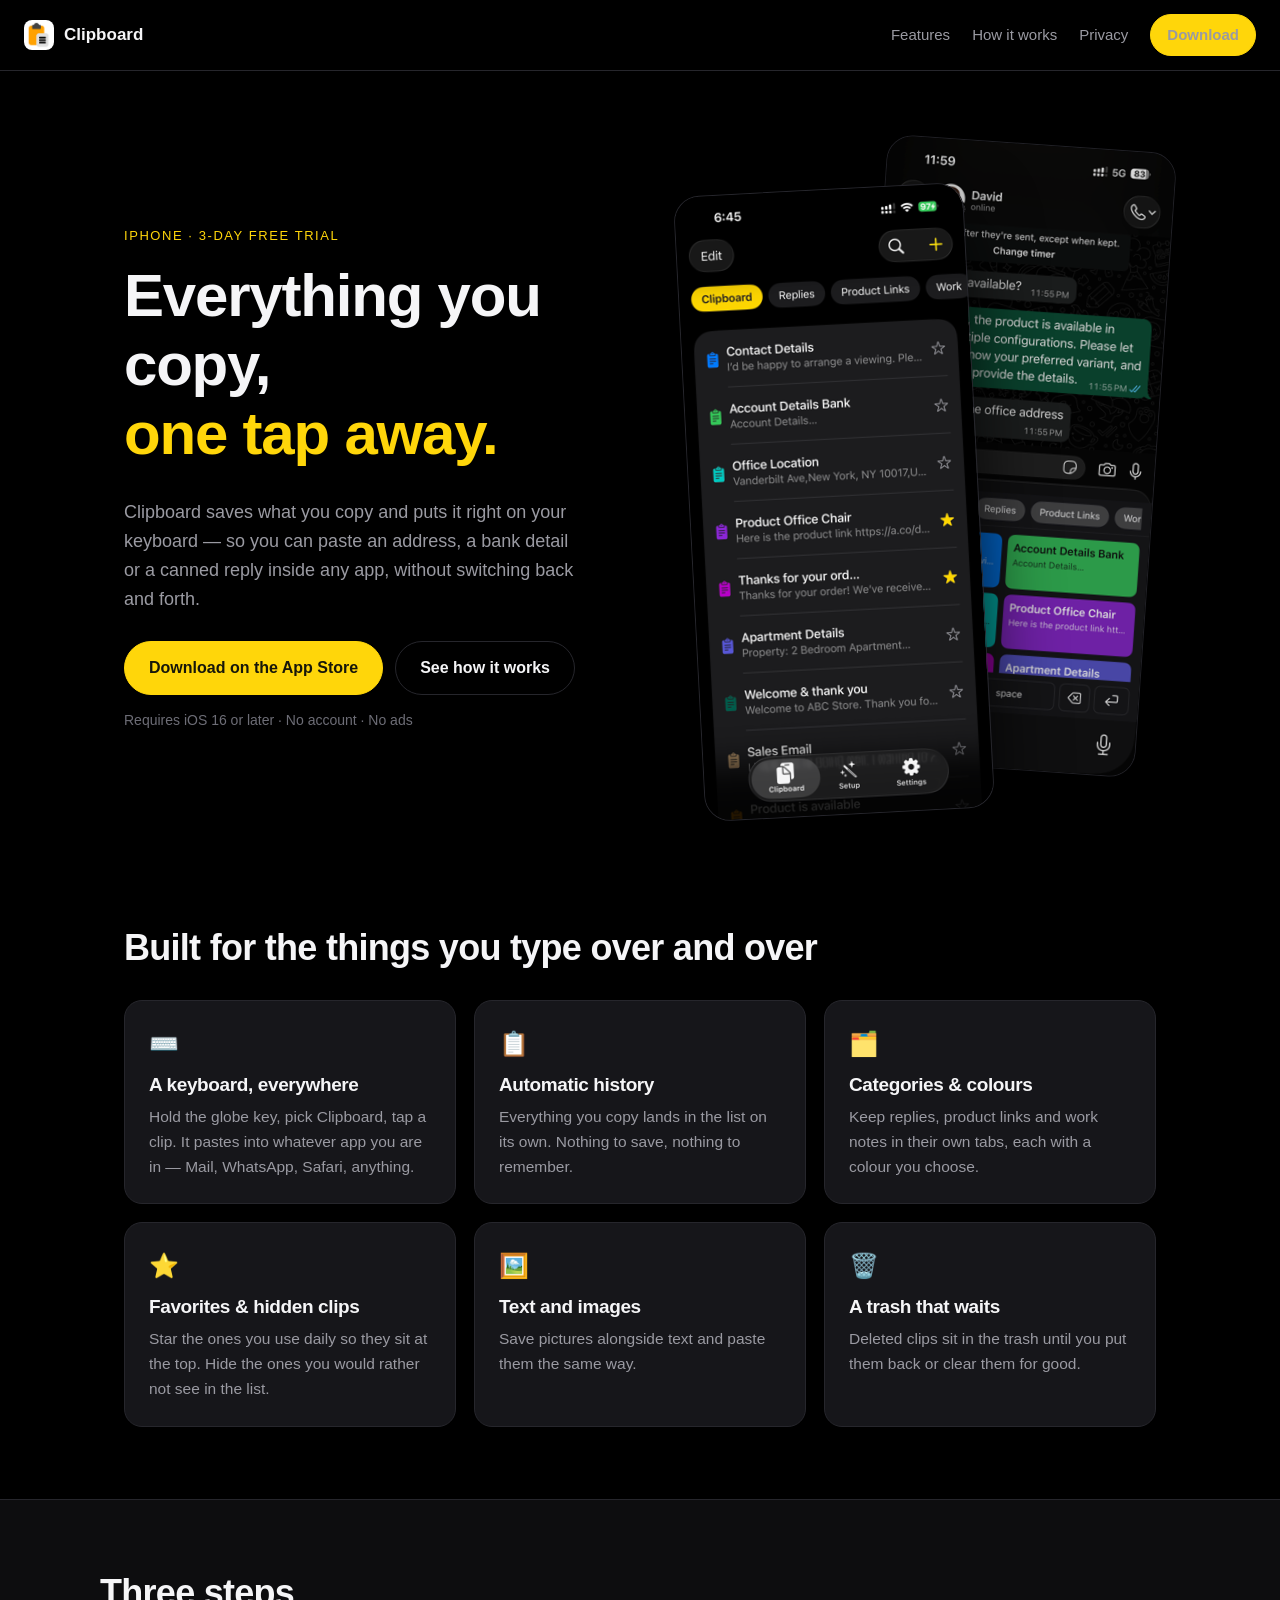
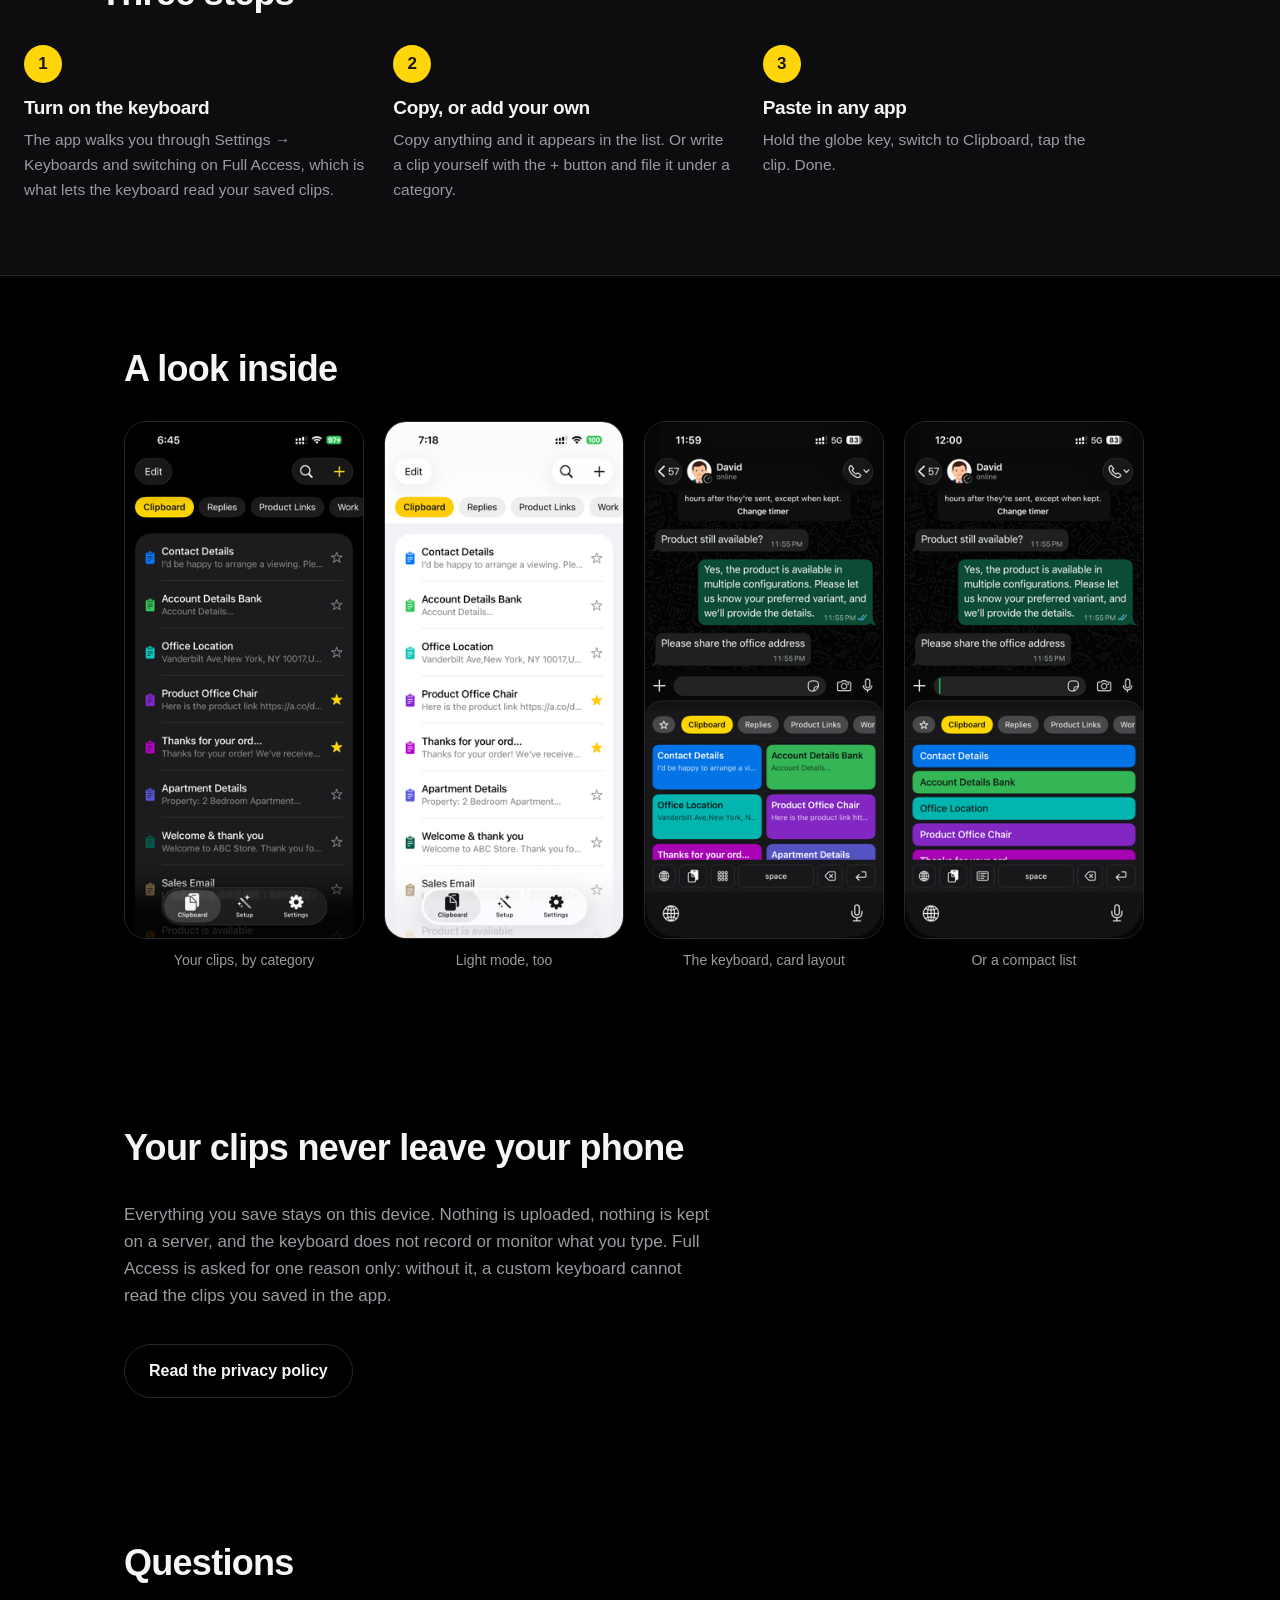
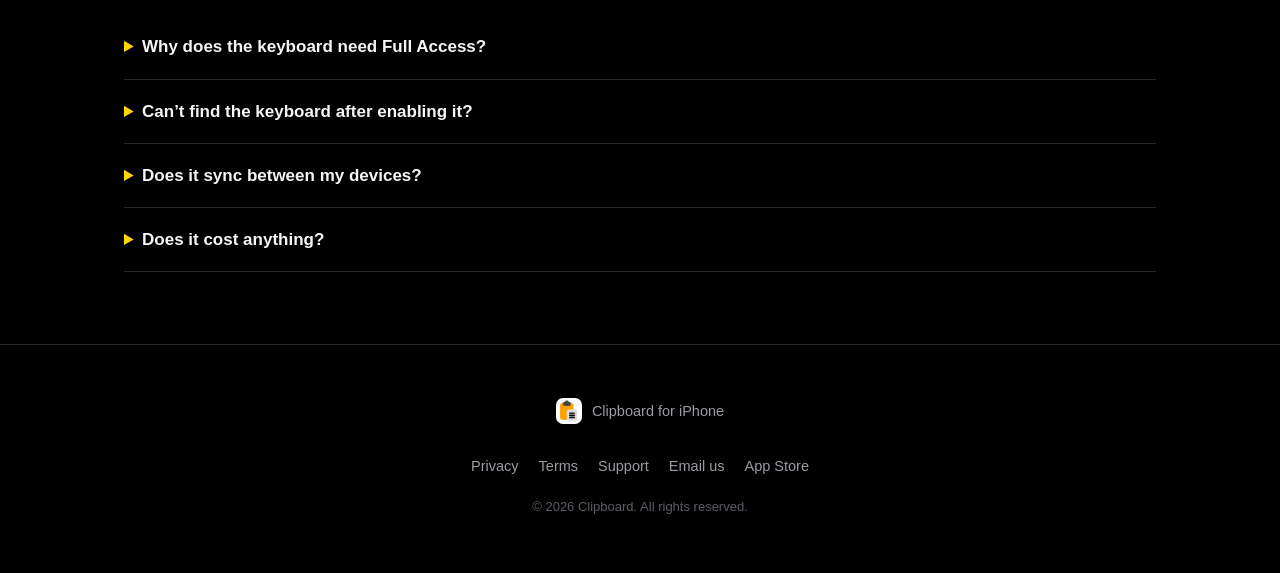
<file: index.html>
<!DOCTYPE html>
<html lang="en">
<head>
<meta charset="utf-8">
<meta name="viewport" content="width=device-width, initial-scale=1">
<title>Clipboard — Everything you copy, one tap away</title>
<meta name="description" content="Clipboard keeps everything you copy and puts it on your keyboard, ready to paste in any app. Categories, favorites, images. Everything stays on your iPhone.">
<meta property="og:title" content="Clipboard for iPhone">
<meta property="og:description" content="Everything you copy, ready to paste from your keyboard in any app.">
<meta property="og:image" content="assets/icon.png">
<meta property="og:type" content="website">
<link rel="icon" href="assets/favicon.png">
<link rel="apple-touch-icon" href="assets/apple-touch-icon.png">
<link rel="stylesheet" href="style.css">
</head>
<body>

<header class="nav">
  <a class="brand" href="./">
    <img src="assets/icon.png" alt="">
    <span>Clipboard</span>
  </a>
  <nav>
    <a href="#features">Features</a>
    <a href="#how">How it works</a>
    <a href="#privacy">Privacy</a>
    <a class="btn btn-sm" href="https://apps.apple.com/app/id6804240016">Download</a>
  </nav>
</header>

<section class="hero">
  <div class="hero-copy">
    <p class="eyebrow">iPhone · 3-day free trial</p>
    <h1>Everything you copy,<br><span class="hi">one tap away.</span></h1>
    <p class="lede">Clipboard saves what you copy and puts it right on your keyboard — so you can paste an address, a bank detail or a canned reply inside any app, without switching back and forth.</p>
    <div class="cta">
      <a class="btn" href="https://apps.apple.com/app/id6804240016">Download on the App Store</a>
      <a class="btn btn-ghost" href="#how">See how it works</a>
    </div>
    <p class="fineprint">Requires iOS 16 or later · No account · No ads</p>
  </div>
  <div class="hero-shots">
    <img class="shot shot-back" src="assets/keyboard-grid.png" alt="The Clipboard keyboard open inside a chat app, showing saved clips as coloured cards">
    <img class="shot shot-front" src="assets/app-dark.png" alt="The Clipboard app listing saved clips by category">
  </div>
</section>

<section id="features" class="section">
  <h2>Built for the things you type over and over</h2>
  <div class="grid">
    <article class="card">
      <div class="ico">⌨️</div>
      <h3>A keyboard, everywhere</h3>
      <p>Hold the globe key, pick Clipboard, tap a clip. It pastes into whatever app you are in — Mail, WhatsApp, Safari, anything.</p>
    </article>
    <article class="card">
      <div class="ico">📋</div>
      <h3>Automatic history</h3>
      <p>Everything you copy lands in the list on its own. Nothing to save, nothing to remember.</p>
    </article>
    <article class="card">
      <div class="ico">🗂️</div>
      <h3>Categories &amp; colours</h3>
      <p>Keep replies, product links and work notes in their own tabs, each with a colour you choose.</p>
    </article>
    <article class="card">
      <div class="ico">⭐</div>
      <h3>Favorites &amp; hidden clips</h3>
      <p>Star the ones you use daily so they sit at the top. Hide the ones you would rather not see in the list.</p>
    </article>
    <article class="card">
      <div class="ico">🖼️</div>
      <h3>Text and images</h3>
      <p>Save pictures alongside text and paste them the same way.</p>
    </article>
    <article class="card">
      <div class="ico">🗑️</div>
      <h3>A trash that waits</h3>
      <p>Deleted clips sit in the trash until you put them back or clear them for good.</p>
    </article>
  </div>
</section>

<section id="how" class="section section-alt">
  <h2>Three steps</h2>
  <ol class="steps">
    <li>
      <span class="num">1</span>
      <h3>Turn on the keyboard</h3>
      <p>The app walks you through Settings → Keyboards and switching on Full Access, which is what lets the keyboard read your saved clips.</p>
    </li>
    <li>
      <span class="num">2</span>
      <h3>Copy, or add your own</h3>
      <p>Copy anything and it appears in the list. Or write a clip yourself with the + button and file it under a category.</p>
    </li>
    <li>
      <span class="num">3</span>
      <h3>Paste in any app</h3>
      <p>Hold the globe key, switch to Clipboard, tap the clip. Done.</p>
    </li>
  </ol>
</section>

<section class="section shots">
  <h2>A look inside</h2>
  <div class="strip">
    <figure><img src="assets/app-dark.png" alt="Clip list in dark mode"><figcaption>Your clips, by category</figcaption></figure>
    <figure><img src="assets/app-light.png" alt="Clip list in light mode"><figcaption>Light mode, too</figcaption></figure>
    <figure><img src="assets/keyboard-grid.png" alt="Keyboard showing clips as cards"><figcaption>The keyboard, card layout</figcaption></figure>
    <figure><img src="assets/keyboard-list.png" alt="Keyboard showing clips as a list"><figcaption>Or a compact list</figcaption></figure>
  </div>
</section>

<section id="privacy" class="section privacy">
  <h2>Your clips never leave your phone</h2>
  <p>Everything you save stays on this device. Nothing is uploaded, nothing is kept on a server, and the keyboard does not record or monitor what you type. Full Access is asked for one reason only: without it, a custom keyboard cannot read the clips you saved in the app.</p>
  <a class="btn btn-ghost" href="privacy.html">Read the privacy policy</a>
</section>

<section class="section faq">
  <h2>Questions</h2>
  <details><summary>Why does the keyboard need Full Access?</summary><p>iOS keeps custom keyboards sealed off from the rest of the phone unless you grant Full Access. Clipboard needs it to read the clips saved in the app. It is not used to record, log or send anything you type.</p></details>
  <details><summary>Can’t find the keyboard after enabling it?</summary><p>Inside any app, press and hold the globe key on the keyboard and pick Clipboard from the list. If it isn’t there, open Settings → General → Keyboard → Keyboards and add it.</p></details>
  <details><summary>Does it sync between my devices?</summary><p>No. Clips live on the device that saved them — that’s what keeps them private.</p></details>
  <details><summary>Does it cost anything?</summary><p>Clipboard is free to download and includes a 3-day free trial with every feature unlocked. You are not charged automatically when the trial ends. To keep using the app after the trial, choose a yearly subscription (renews automatically until you cancel it in Settings) or a one-time lifetime purchase, both paid through the App Store. See the <a href="terms.html">Terms &amp; Conditions</a> for details.</p></details>
</section>

<footer class="footer">
  <div>
    <img src="assets/icon.png" alt="" class="foot-icon">
    <p>Clipboard for iPhone</p>
  </div>
  <nav>
    <a href="privacy.html">Privacy</a>
    <a href="terms.html">Terms</a>
    <a href="support.html">Support</a>
    <a href="mailto:support@replykitapp.com">Email us</a>
    <a href="https://apps.apple.com/app/id6804240016">App Store</a>
  </nav>
  <p class="copy">© 2026 Clipboard. All rights reserved.</p>
</footer>

</body>
</html>
</file>
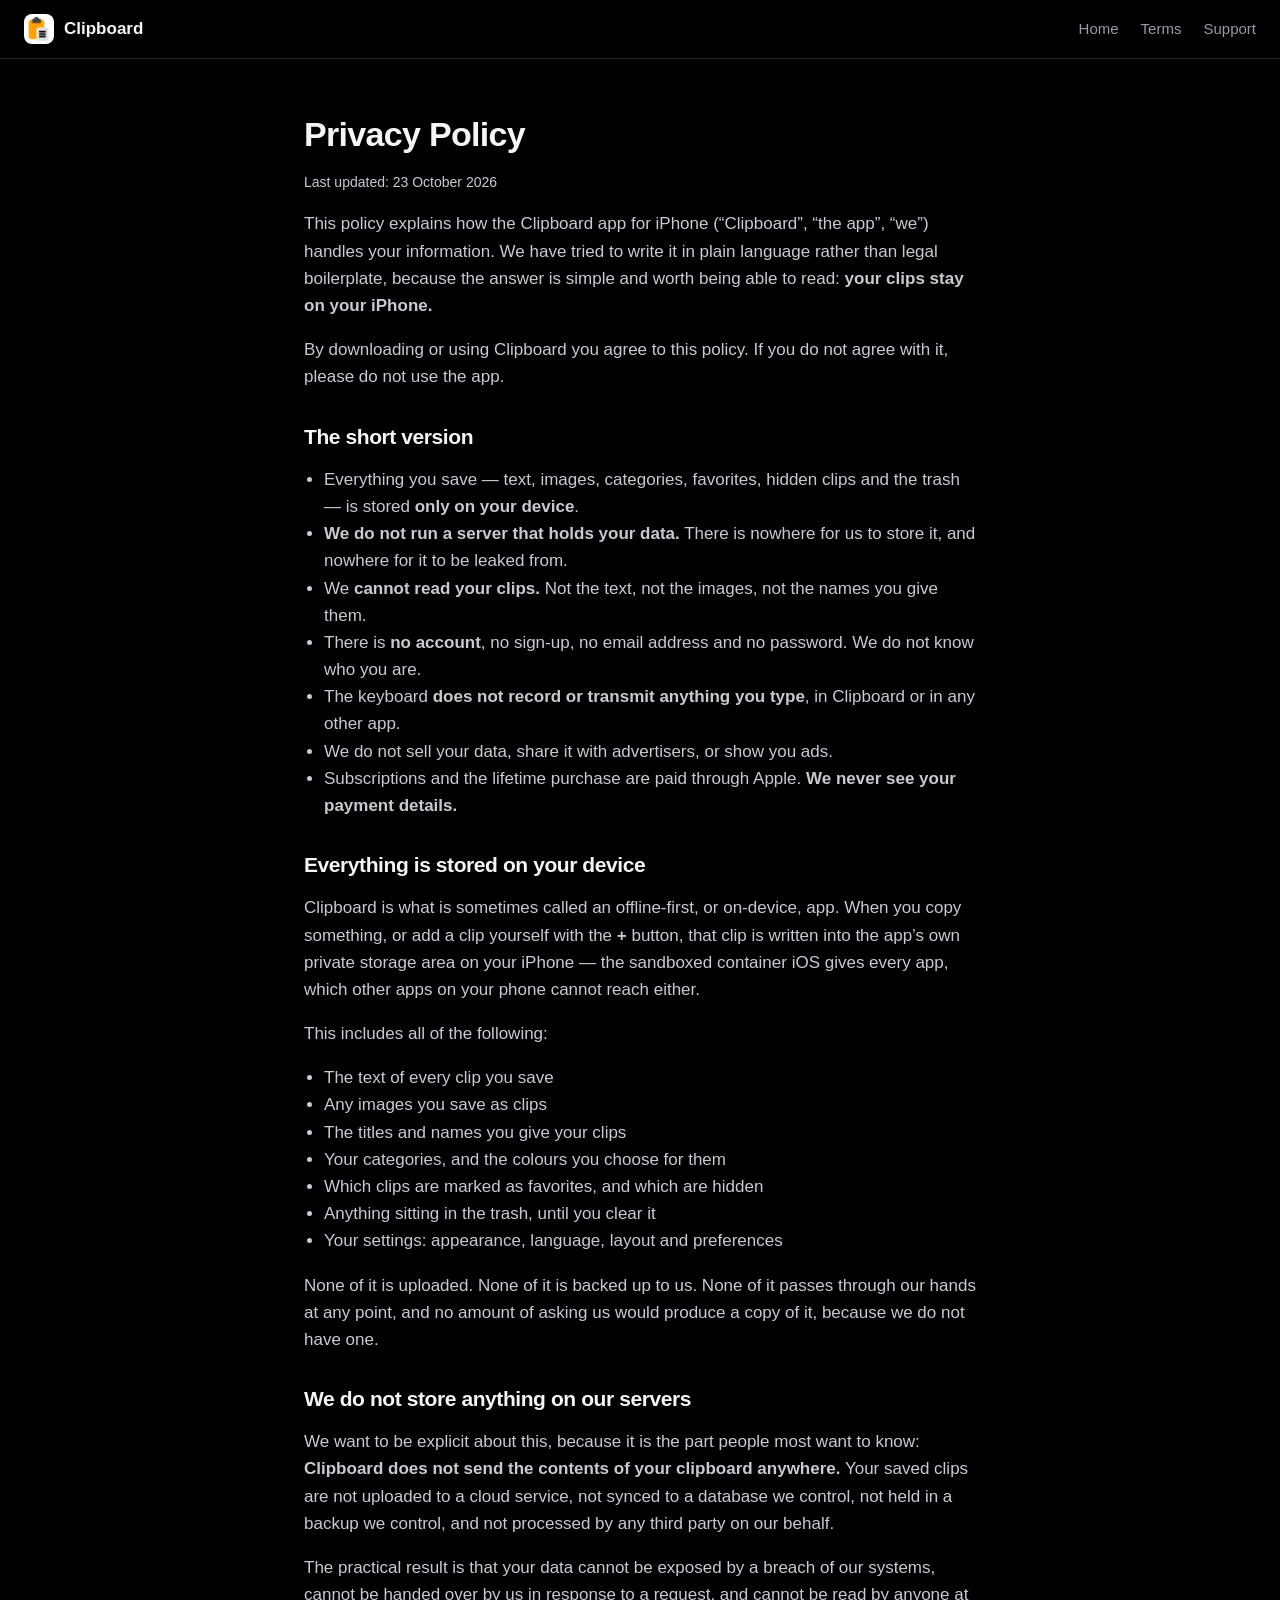
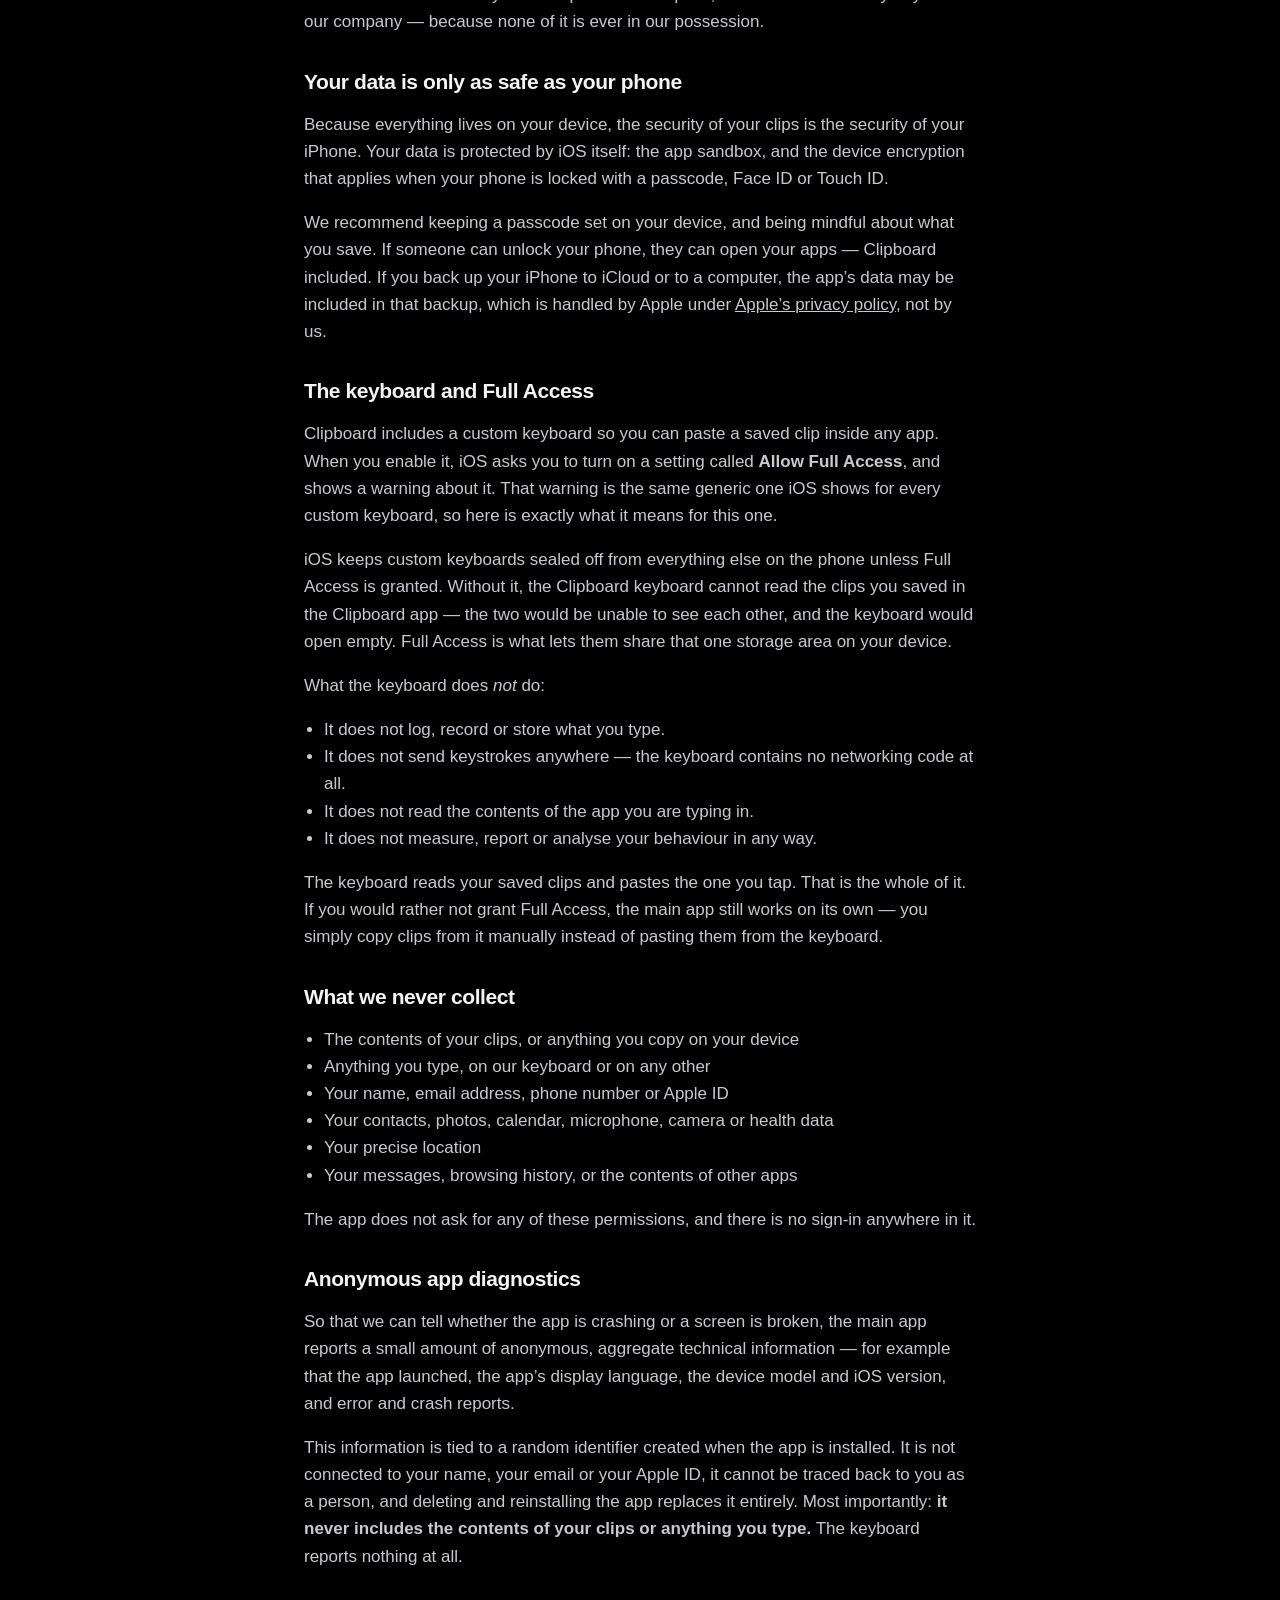
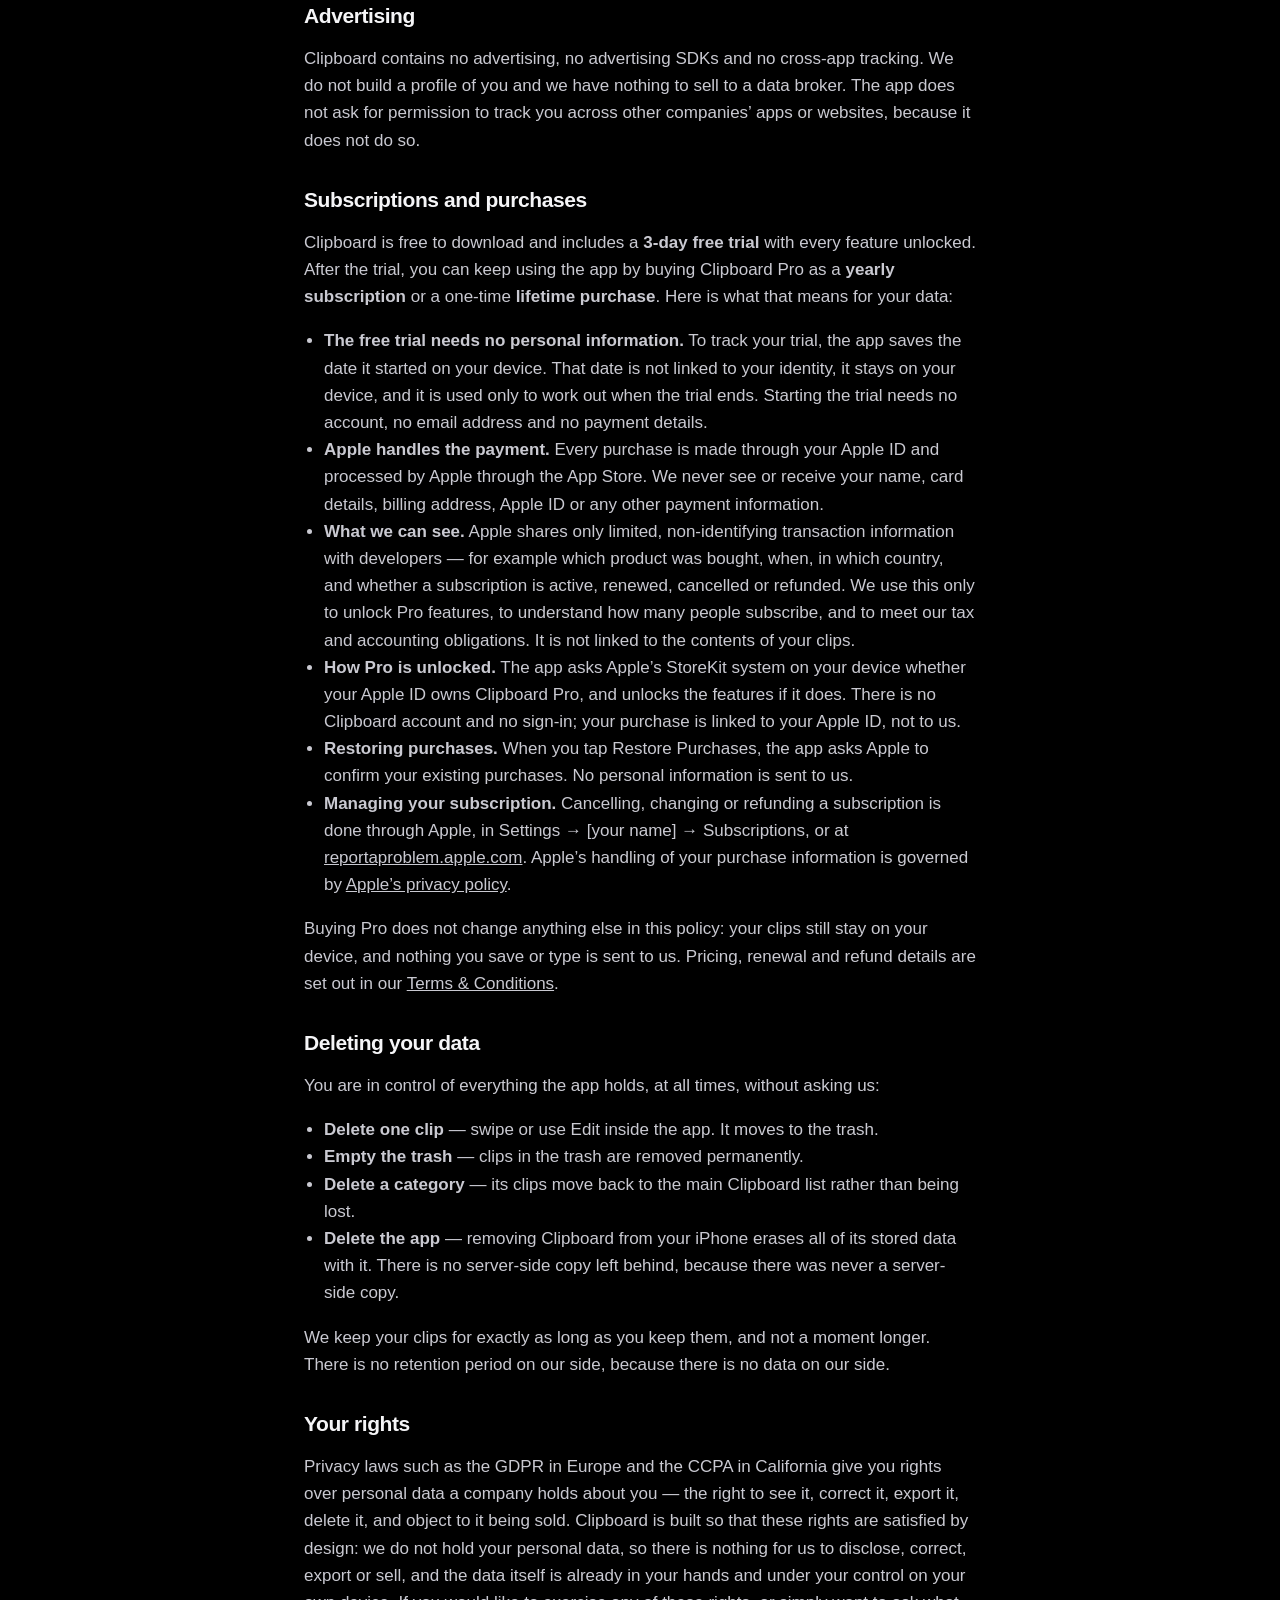
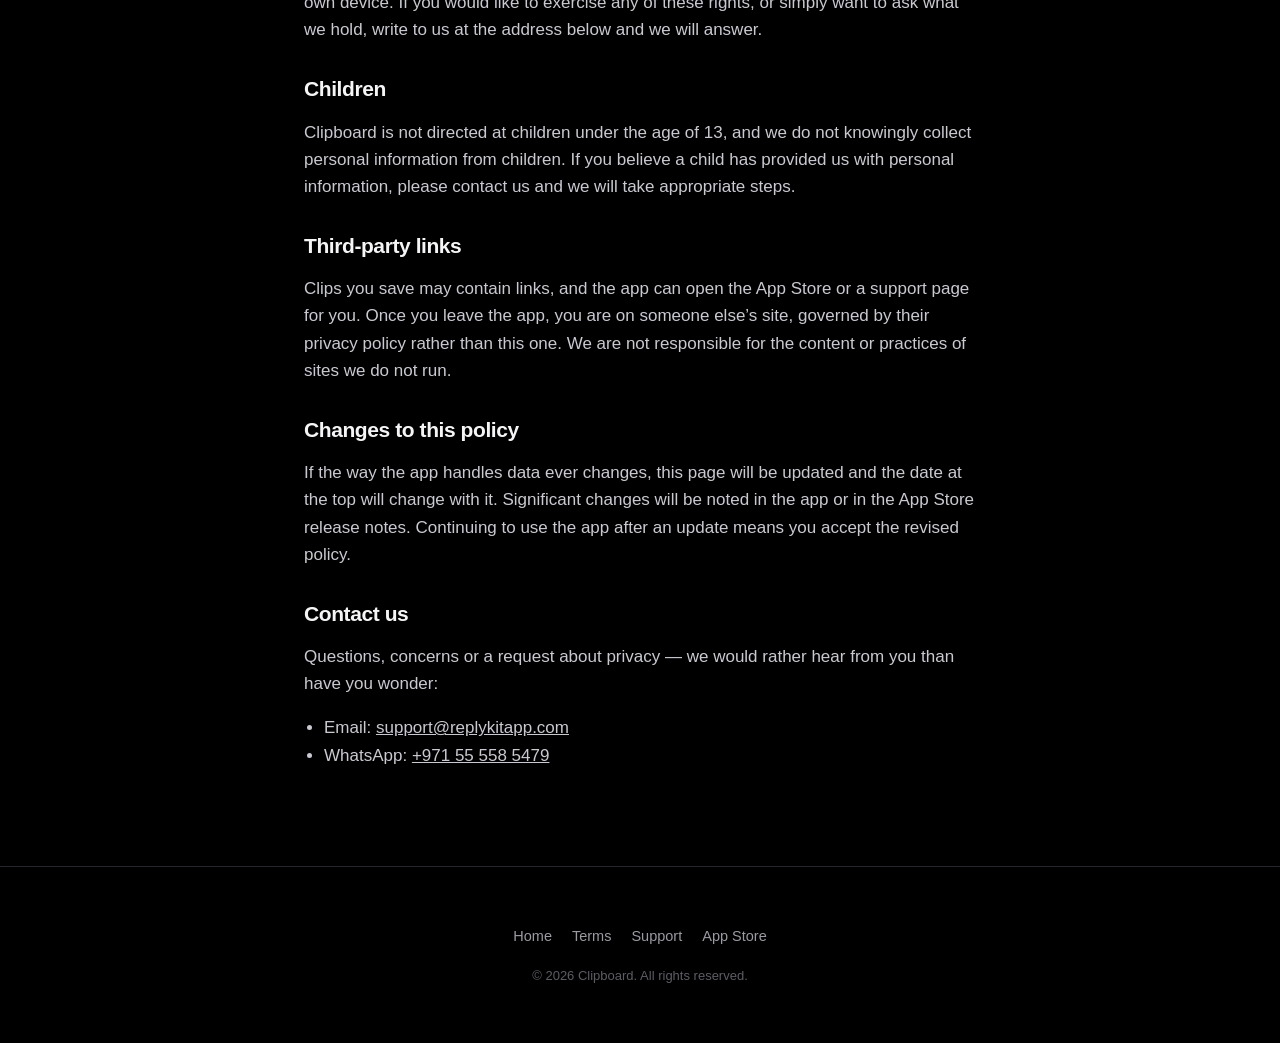
<file: privacy.html>
<!DOCTYPE html>
<html lang="en">
<head>
<meta charset="utf-8">
<meta name="viewport" content="width=device-width, initial-scale=1">
<title>Privacy Policy — Clipboard</title>
<meta name="description" content="Everything you save in Clipboard stays on your iPhone. Nothing is uploaded, and nothing is stored on our servers.">
<link rel="icon" href="assets/favicon.png">
<link rel="apple-touch-icon" href="assets/apple-touch-icon.png">
<link rel="stylesheet" href="style.css">
</head>
<body>

<header class="nav">
  <a class="brand" href="./"><img src="assets/icon.png" alt=""><span>Clipboard</span></a>
  <nav><a href="./">Home</a><a href="terms.html">Terms</a><a href="support.html">Support</a></nav>
</header>

<main class="page">
  <h1>Privacy Policy</h1>
  <p class="updated">Last updated: 23 October 2026</p>

  <p>This policy explains how the Clipboard app for iPhone (“Clipboard”, “the app”, “we”) handles your information. We have tried to write it in plain language rather than legal boilerplate, because the answer is simple and worth being able to read: <strong>your clips stay on your iPhone.</strong></p>

  <p>By downloading or using Clipboard you agree to this policy. If you do not agree with it, please do not use the app.</p>

  <h2>The short version</h2>
  <ul>
    <li>Everything you save — text, images, categories, favorites, hidden clips and the trash — is stored <strong>only on your device</strong>.</li>
    <li><strong>We do not run a server that holds your data.</strong> There is nowhere for us to store it, and nowhere for it to be leaked from.</li>
    <li>We <strong>cannot read your clips.</strong> Not the text, not the images, not the names you give them.</li>
    <li>There is <strong>no account</strong>, no sign-up, no email address and no password. We do not know who you are.</li>
    <li>The keyboard <strong>does not record or transmit anything you type</strong>, in Clipboard or in any other app.</li>
    <li>We do not sell your data, share it with advertisers, or show you ads.</li>
    <li>Subscriptions and the lifetime purchase are paid through Apple. <strong>We never see your payment details.</strong></li>
  </ul>

  <h2>Everything is stored on your device</h2>
  <p>Clipboard is what is sometimes called an offline-first, or on-device, app. When you copy something, or add a clip yourself with the <strong>+</strong> button, that clip is written into the app’s own private storage area on your iPhone — the sandboxed container iOS gives every app, which other apps on your phone cannot reach either.</p>
  <p>This includes all of the following:</p>
  <ul>
    <li>The text of every clip you save</li>
    <li>Any images you save as clips</li>
    <li>The titles and names you give your clips</li>
    <li>Your categories, and the colours you choose for them</li>
    <li>Which clips are marked as favorites, and which are hidden</li>
    <li>Anything sitting in the trash, until you clear it</li>
    <li>Your settings: appearance, language, layout and preferences</li>
  </ul>
  <p>None of it is uploaded. None of it is backed up to us. None of it passes through our hands at any point, and no amount of asking us would produce a copy of it, because we do not have one.</p>

  <h2>We do not store anything on our servers</h2>
  <p>We want to be explicit about this, because it is the part people most want to know: <strong>Clipboard does not send the contents of your clipboard anywhere.</strong> Your saved clips are not uploaded to a cloud service, not synced to a database we control, not held in a backup we control, and not processed by any third party on our behalf.</p>
  <p>The practical result is that your data cannot be exposed by a breach of our systems, cannot be handed over by us in response to a request, and cannot be read by anyone at our company — because none of it is ever in our possession.</p>

  <h2>Your data is only as safe as your phone</h2>
  <p>Because everything lives on your device, the security of your clips is the security of your iPhone. Your data is protected by iOS itself: the app sandbox, and the device encryption that applies when your phone is locked with a passcode, Face&nbsp;ID or Touch&nbsp;ID.</p>
  <p>We recommend keeping a passcode set on your device, and being mindful about what you save. If someone can unlock your phone, they can open your apps — Clipboard included. If you back up your iPhone to iCloud or to a computer, the app’s data may be included in that backup, which is handled by Apple under <a href="https://www.apple.com/legal/privacy/">Apple’s privacy policy</a>, not by us.</p>

  <h2>The keyboard and Full Access</h2>
  <p>Clipboard includes a custom keyboard so you can paste a saved clip inside any app. When you enable it, iOS asks you to turn on a setting called <strong>Allow Full Access</strong>, and shows a warning about it. That warning is the same generic one iOS shows for every custom keyboard, so here is exactly what it means for this one.</p>
  <p>iOS keeps custom keyboards sealed off from everything else on the phone unless Full Access is granted. Without it, the Clipboard keyboard cannot read the clips you saved in the Clipboard app — the two would be unable to see each other, and the keyboard would open empty. Full Access is what lets them share that one storage area on your device.</p>
  <p>What the keyboard does <em>not</em> do:</p>
  <ul>
    <li>It does not log, record or store what you type.</li>
    <li>It does not send keystrokes anywhere — the keyboard contains no networking code at all.</li>
    <li>It does not read the contents of the app you are typing in.</li>
    <li>It does not measure, report or analyse your behaviour in any way.</li>
  </ul>
  <p>The keyboard reads your saved clips and pastes the one you tap. That is the whole of it. If you would rather not grant Full Access, the main app still works on its own — you simply copy clips from it manually instead of pasting them from the keyboard.</p>

  <h2>What we never collect</h2>
  <ul>
    <li>The contents of your clips, or anything you copy on your device</li>
    <li>Anything you type, on our keyboard or on any other</li>
    <li>Your name, email address, phone number or Apple ID</li>
    <li>Your contacts, photos, calendar, microphone, camera or health data</li>
    <li>Your precise location</li>
    <li>Your messages, browsing history, or the contents of other apps</li>
  </ul>
  <p>The app does not ask for any of these permissions, and there is no sign-in anywhere in it.</p>

  <h2>Anonymous app diagnostics</h2>
  <p>So that we can tell whether the app is crashing or a screen is broken, the main app reports a small amount of anonymous, aggregate technical information — for example that the app launched, the app’s display language, the device model and iOS version, and error and crash reports.</p>
  <p>This information is tied to a random identifier created when the app is installed. It is not connected to your name, your email or your Apple ID, it cannot be traced back to you as a person, and deleting and reinstalling the app replaces it entirely. Most importantly: <strong>it never includes the contents of your clips or anything you type.</strong> The keyboard reports nothing at all.</p>

  <h2>Advertising</h2>
  <p>Clipboard contains no advertising, no advertising SDKs and no cross-app tracking. We do not build a profile of you and we have nothing to sell to a data broker. The app does not ask for permission to track you across other companies’ apps or websites, because it does not do so.</p>

  <h2>Subscriptions and purchases</h2>
  <p>Clipboard is free to download and includes a <strong>3-day free trial</strong> with every feature unlocked. After the trial, you can keep using the app by buying Clipboard Pro as a <strong>yearly subscription</strong> or a one-time <strong>lifetime purchase</strong>. Here is what that means for your data:</p>
  <ul>
    <li><strong>The free trial needs no personal information.</strong> To track your trial, the app saves the date it started on your device. That date is not linked to your identity, it stays on your device, and it is used only to work out when the trial ends. Starting the trial needs no account, no email address and no payment details.</li>
    <li><strong>Apple handles the payment.</strong> Every purchase is made through your Apple ID and processed by Apple through the App Store. We never see or receive your name, card details, billing address, Apple ID or any other payment information.</li>
    <li><strong>What we can see.</strong> Apple shares only limited, non-identifying transaction information with developers — for example which product was bought, when, in which country, and whether a subscription is active, renewed, cancelled or refunded. We use this only to unlock Pro features, to understand how many people subscribe, and to meet our tax and accounting obligations. It is not linked to the contents of your clips.</li>
    <li><strong>How Pro is unlocked.</strong> The app asks Apple’s StoreKit system on your device whether your Apple ID owns Clipboard Pro, and unlocks the features if it does. There is no Clipboard account and no sign-in; your purchase is linked to your Apple ID, not to us.</li>
    <li><strong>Restoring purchases.</strong> When you tap Restore Purchases, the app asks Apple to confirm your existing purchases. No personal information is sent to us.</li>
    <li><strong>Managing your subscription.</strong> Cancelling, changing or refunding a subscription is done through Apple, in Settings → [your name] → Subscriptions, or at <a href="https://reportaproblem.apple.com">reportaproblem.apple.com</a>. Apple’s handling of your purchase information is governed by <a href="https://www.apple.com/legal/privacy/">Apple’s privacy policy</a>.</li>
  </ul>
  <p>Buying Pro does not change anything else in this policy: your clips still stay on your device, and nothing you save or type is sent to us. Pricing, renewal and refund details are set out in our <a href="terms.html">Terms &amp; Conditions</a>.</p>

  <h2>Deleting your data</h2>
  <p>You are in control of everything the app holds, at all times, without asking us:</p>
  <ul>
    <li><strong>Delete one clip</strong> — swipe or use Edit inside the app. It moves to the trash.</li>
    <li><strong>Empty the trash</strong> — clips in the trash are removed permanently.</li>
    <li><strong>Delete a category</strong> — its clips move back to the main Clipboard list rather than being lost.</li>
    <li><strong>Delete the app</strong> — removing Clipboard from your iPhone erases all of its stored data with it. There is no server-side copy left behind, because there was never a server-side copy.</li>
  </ul>
  <p>We keep your clips for exactly as long as you keep them, and not a moment longer. There is no retention period on our side, because there is no data on our side.</p>

  <h2>Your rights</h2>
  <p>Privacy laws such as the GDPR in Europe and the CCPA in California give you rights over personal data a company holds about you — the right to see it, correct it, export it, delete it, and object to it being sold. Clipboard is built so that these rights are satisfied by design: we do not hold your personal data, so there is nothing for us to disclose, correct, export or sell, and the data itself is already in your hands and under your control on your own device. If you would like to exercise any of these rights, or simply want to ask what we hold, write to us at the address below and we will answer.</p>

  <h2>Children</h2>
  <p>Clipboard is not directed at children under the age of 13, and we do not knowingly collect personal information from children. If you believe a child has provided us with personal information, please contact us and we will take appropriate steps.</p>

  <h2>Third-party links</h2>
  <p>Clips you save may contain links, and the app can open the App Store or a support page for you. Once you leave the app, you are on someone else’s site, governed by their privacy policy rather than this one. We are not responsible for the content or practices of sites we do not run.</p>

  <h2>Changes to this policy</h2>
  <p>If the way the app handles data ever changes, this page will be updated and the date at the top will change with it. Significant changes will be noted in the app or in the App Store release notes. Continuing to use the app after an update means you accept the revised policy.</p>

  <h2>Contact us</h2>
  <p>Questions, concerns or a request about privacy — we would rather hear from you than have you wonder:</p>
  <ul>
    <li>Email: <a href="mailto:support@replykitapp.com">support@replykitapp.com</a></li>
    <li>WhatsApp: <a href="https://wa.me/971555585479">+971 55 558 5479</a></li>
  </ul>
</main>

<footer class="footer">
  <nav><a href="./">Home</a><a href="terms.html">Terms</a><a href="support.html">Support</a><a href="https://apps.apple.com/app/id6804240016">App Store</a></nav>
  <p class="copy">© 2026 Clipboard. All rights reserved.</p>
</footer>

</body>
</html>
</file>
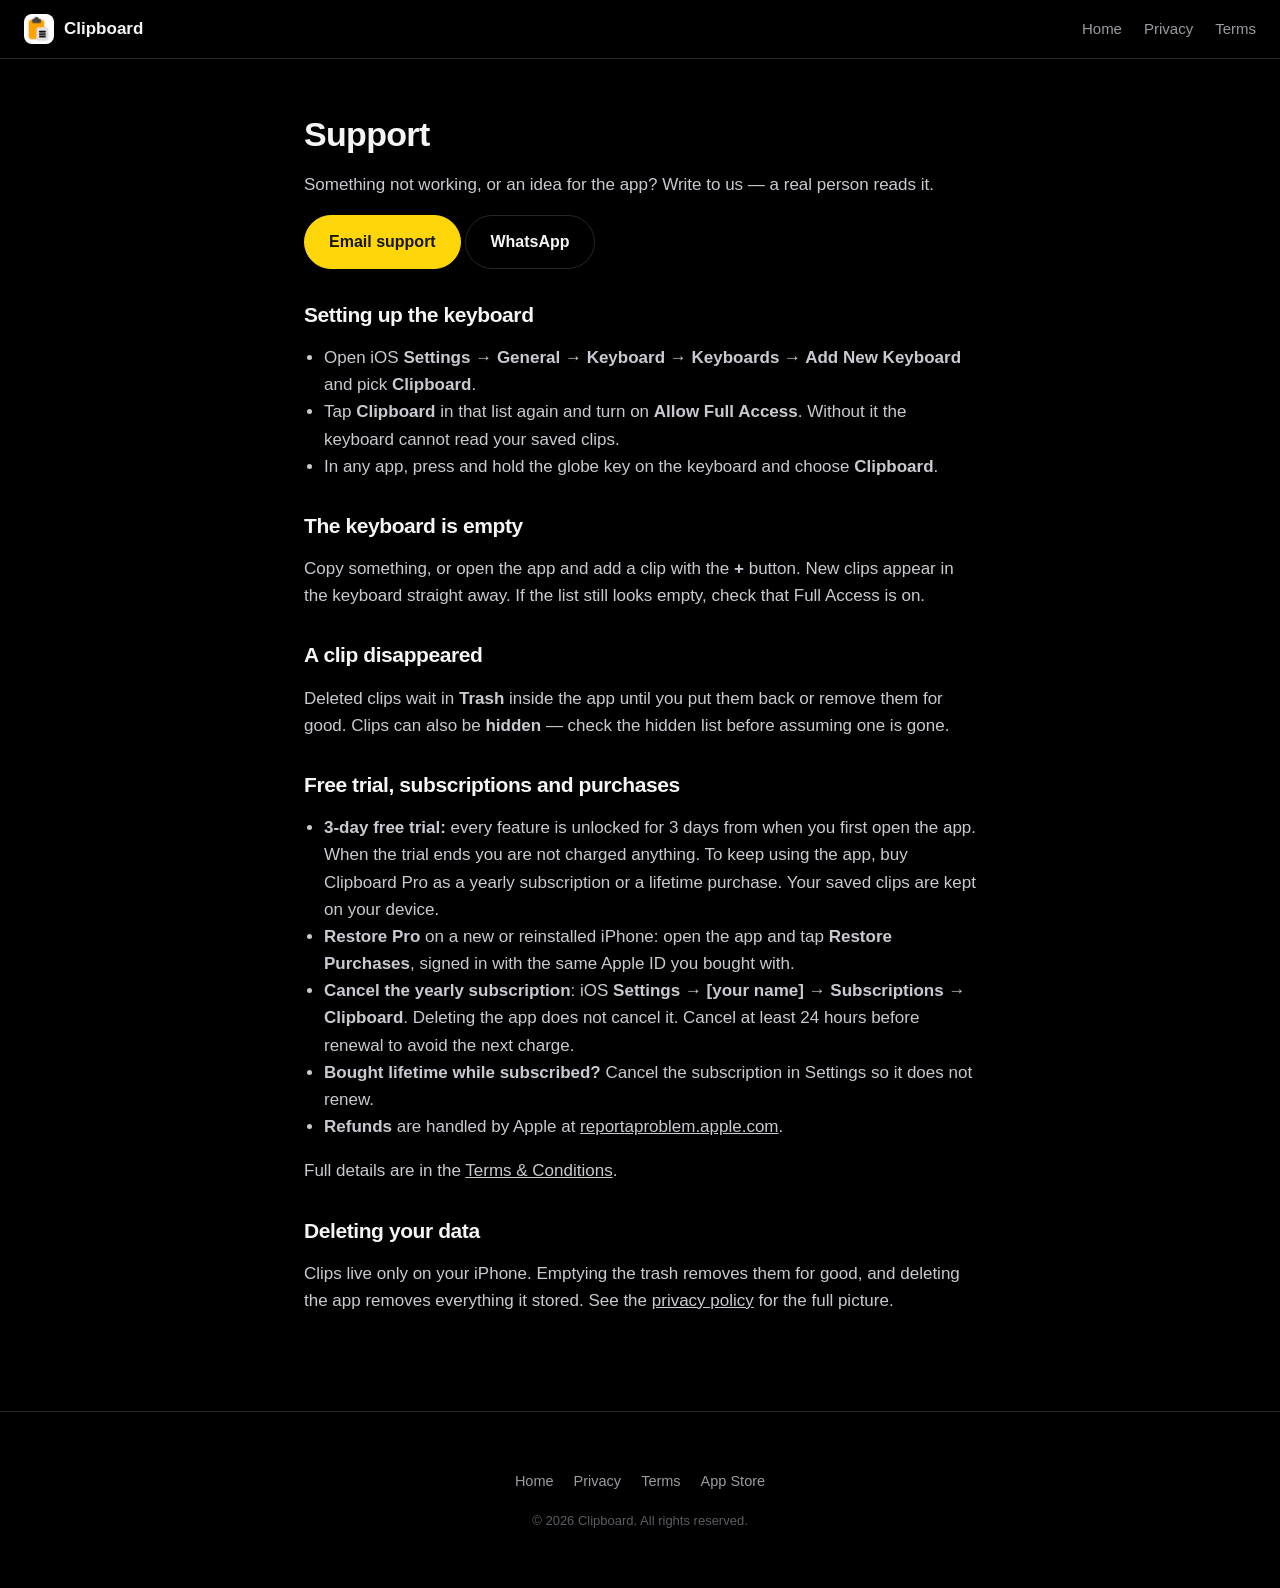
<file: support.html>
<!DOCTYPE html>
<html lang="en">
<head>
<meta charset="utf-8">
<meta name="viewport" content="width=device-width, initial-scale=1">
<title>Support — Clipboard</title>
<meta name="description" content="Help and contact for the Clipboard iPhone app.">
<link rel="icon" href="assets/favicon.png">
<link rel="apple-touch-icon" href="assets/apple-touch-icon.png">
<link rel="stylesheet" href="style.css">
</head>
<body>

<header class="nav">
  <a class="brand" href="./"><img src="assets/icon.png" alt=""><span>Clipboard</span></a>
  <nav><a href="./">Home</a><a href="privacy.html">Privacy</a><a href="terms.html">Terms</a></nav>
</header>

<main class="page">
  <h1>Support</h1>
  <p>Something not working, or an idea for the app? Write to us — a real person reads it.</p>

  <p>
    <a class="btn" href="mailto:support@replykitapp.com?subject=Support%20Ticket%20-%20Clipboard">Email support</a>
    <a class="btn btn-ghost" href="https://wa.me/971555585479?text=Support%20Ticket%20-%20Clipboard">WhatsApp</a>
  </p>

  <h2>Setting up the keyboard</h2>
  <ul>
    <li>Open iOS <strong>Settings → General → Keyboard → Keyboards → Add New Keyboard</strong> and pick <strong>Clipboard</strong>.</li>
    <li>Tap <strong>Clipboard</strong> in that list again and turn on <strong>Allow Full Access</strong>. Without it the keyboard cannot read your saved clips.</li>
    <li>In any app, press and hold the globe key on the keyboard and choose <strong>Clipboard</strong>.</li>
  </ul>

  <h2>The keyboard is empty</h2>
  <p>Copy something, or open the app and add a clip with the <strong>+</strong> button. New clips appear in the keyboard straight away. If the list still looks empty, check that Full Access is on.</p>

  <h2>A clip disappeared</h2>
  <p>Deleted clips wait in <strong>Trash</strong> inside the app until you put them back or remove them for good. Clips can also be <strong>hidden</strong> — check the hidden list before assuming one is gone.</p>

  <h2>Free trial, subscriptions and purchases</h2>
  <ul>
    <li><strong>3-day free trial:</strong> every feature is unlocked for 3 days from when you first open the app. When the trial ends you are not charged anything. To keep using the app, buy Clipboard Pro as a yearly subscription or a lifetime purchase. Your saved clips are kept on your device.</li>
    <li><strong>Restore Pro</strong> on a new or reinstalled iPhone: open the app and tap <strong>Restore Purchases</strong>, signed in with the same Apple ID you bought with.</li>
    <li><strong>Cancel the yearly subscription</strong>: iOS <strong>Settings → [your name] → Subscriptions → Clipboard</strong>. Deleting the app does not cancel it. Cancel at least 24 hours before renewal to avoid the next charge.</li>
    <li><strong>Bought lifetime while subscribed?</strong> Cancel the subscription in Settings so it does not renew.</li>
    <li><strong>Refunds</strong> are handled by Apple at <a href="https://reportaproblem.apple.com">reportaproblem.apple.com</a>.</li>
  </ul>
  <p>Full details are in the <a href="terms.html">Terms &amp; Conditions</a>.</p>

  <h2>Deleting your data</h2>
  <p>Clips live only on your iPhone. Emptying the trash removes them for good, and deleting the app removes everything it stored. See the <a href="privacy.html">privacy policy</a> for the full picture.</p>
</main>

<footer class="footer">
  <nav><a href="./">Home</a><a href="privacy.html">Privacy</a><a href="terms.html">Terms</a><a href="https://apps.apple.com/app/id6804240016">App Store</a></nav>
  <p class="copy">© 2026 Clipboard. All rights reserved.</p>
</footer>

</body>
</html>
</file>
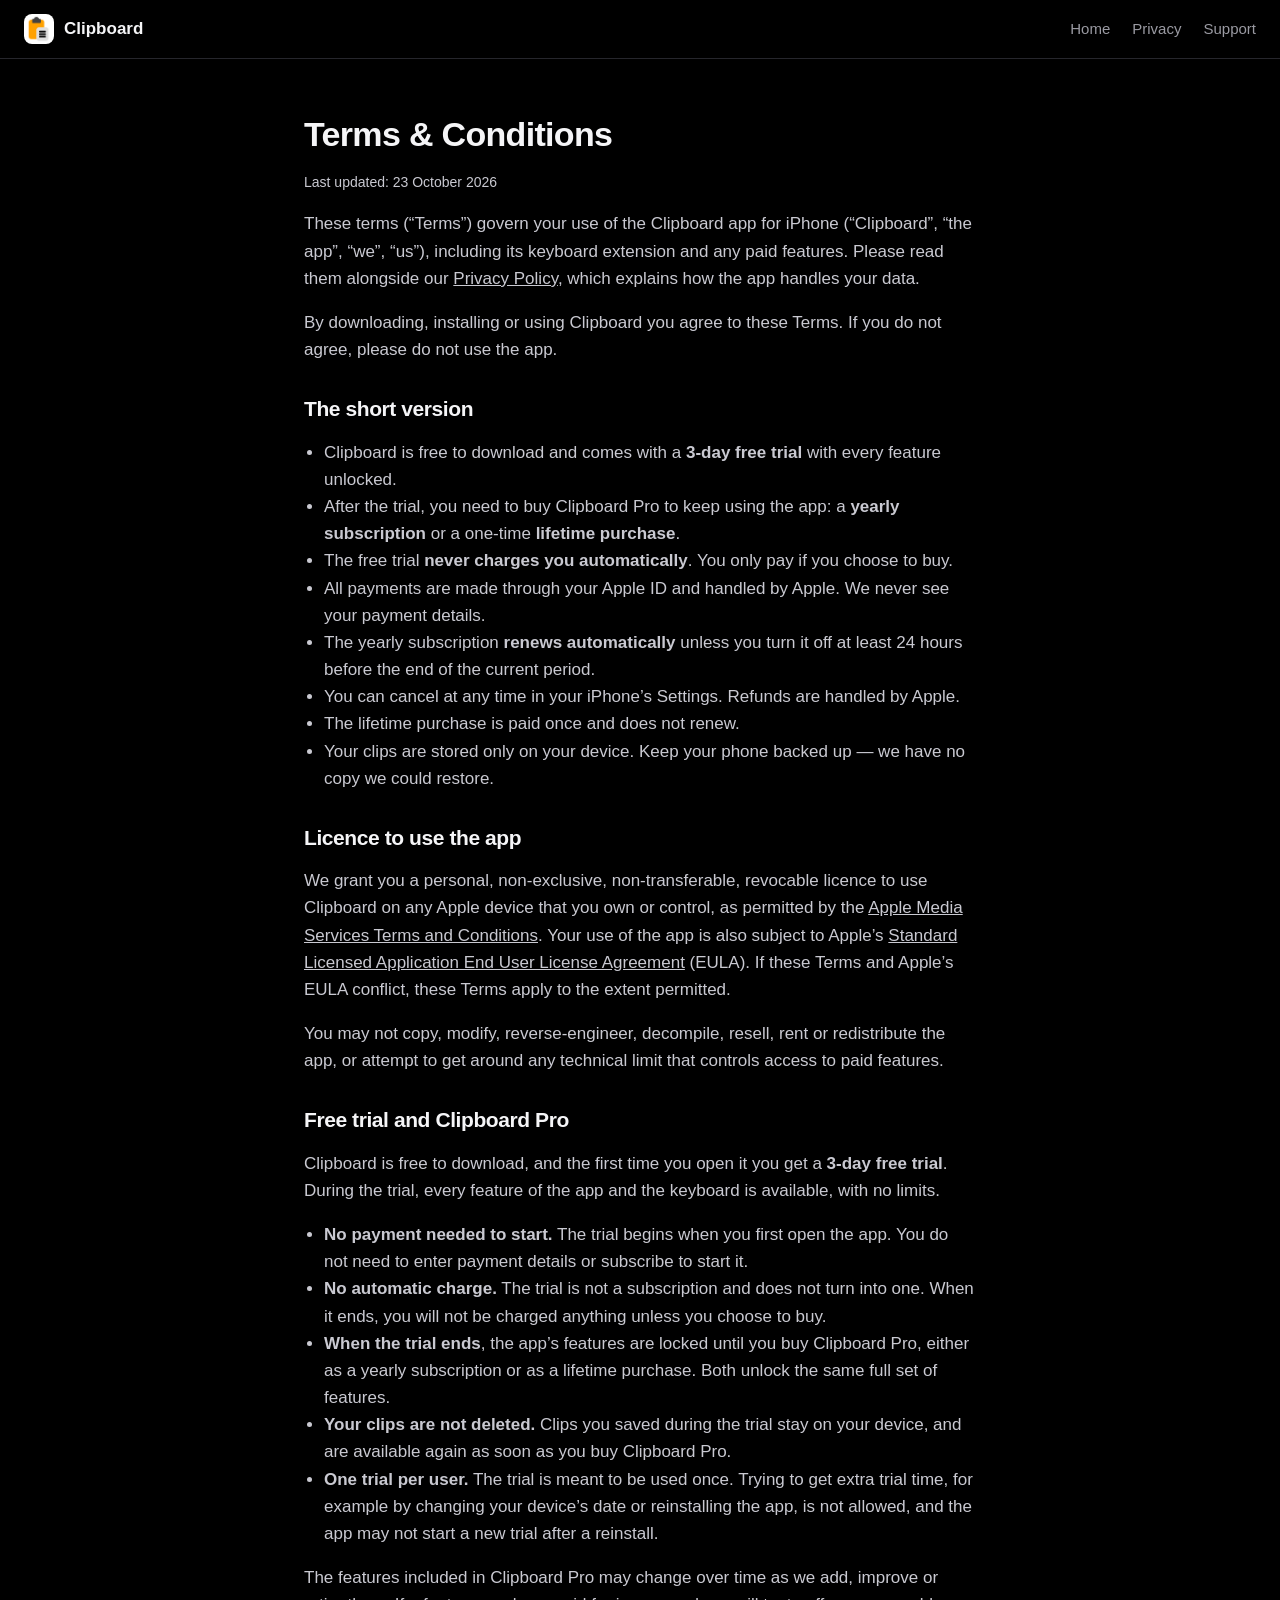
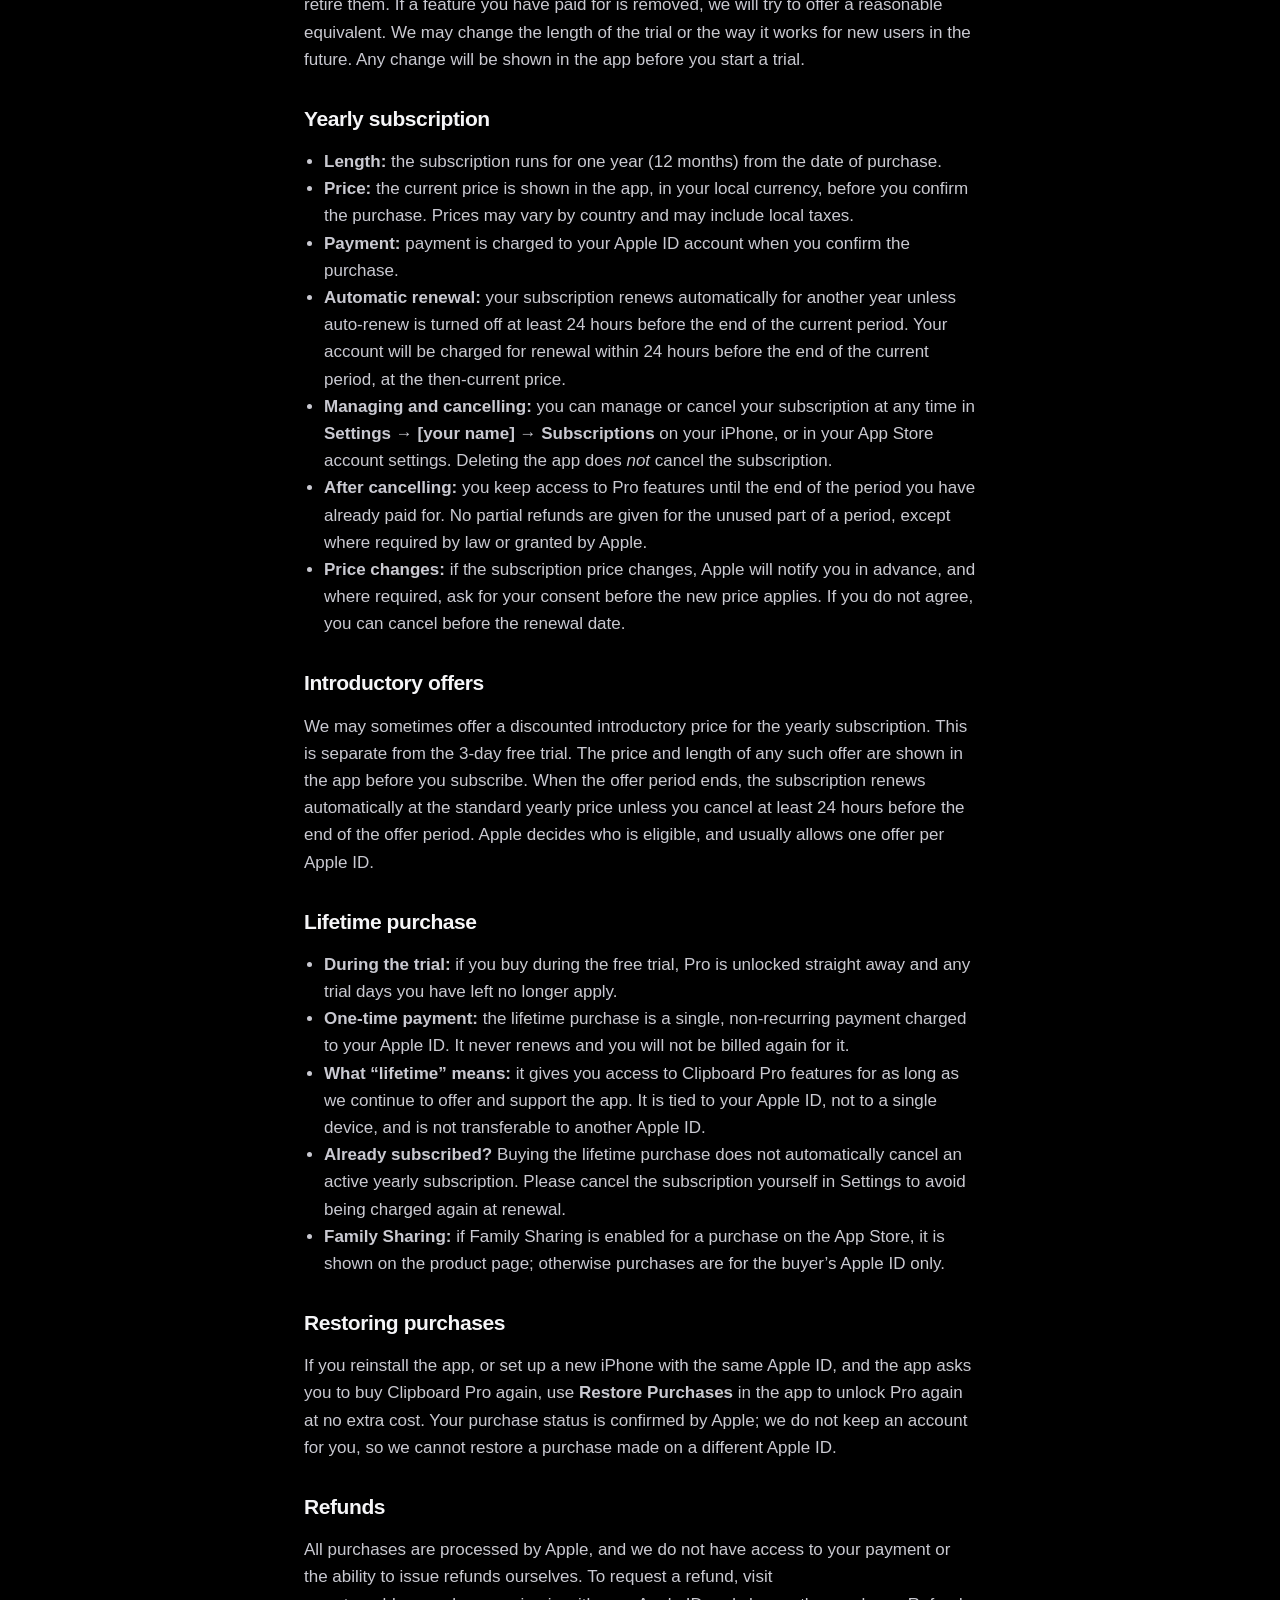
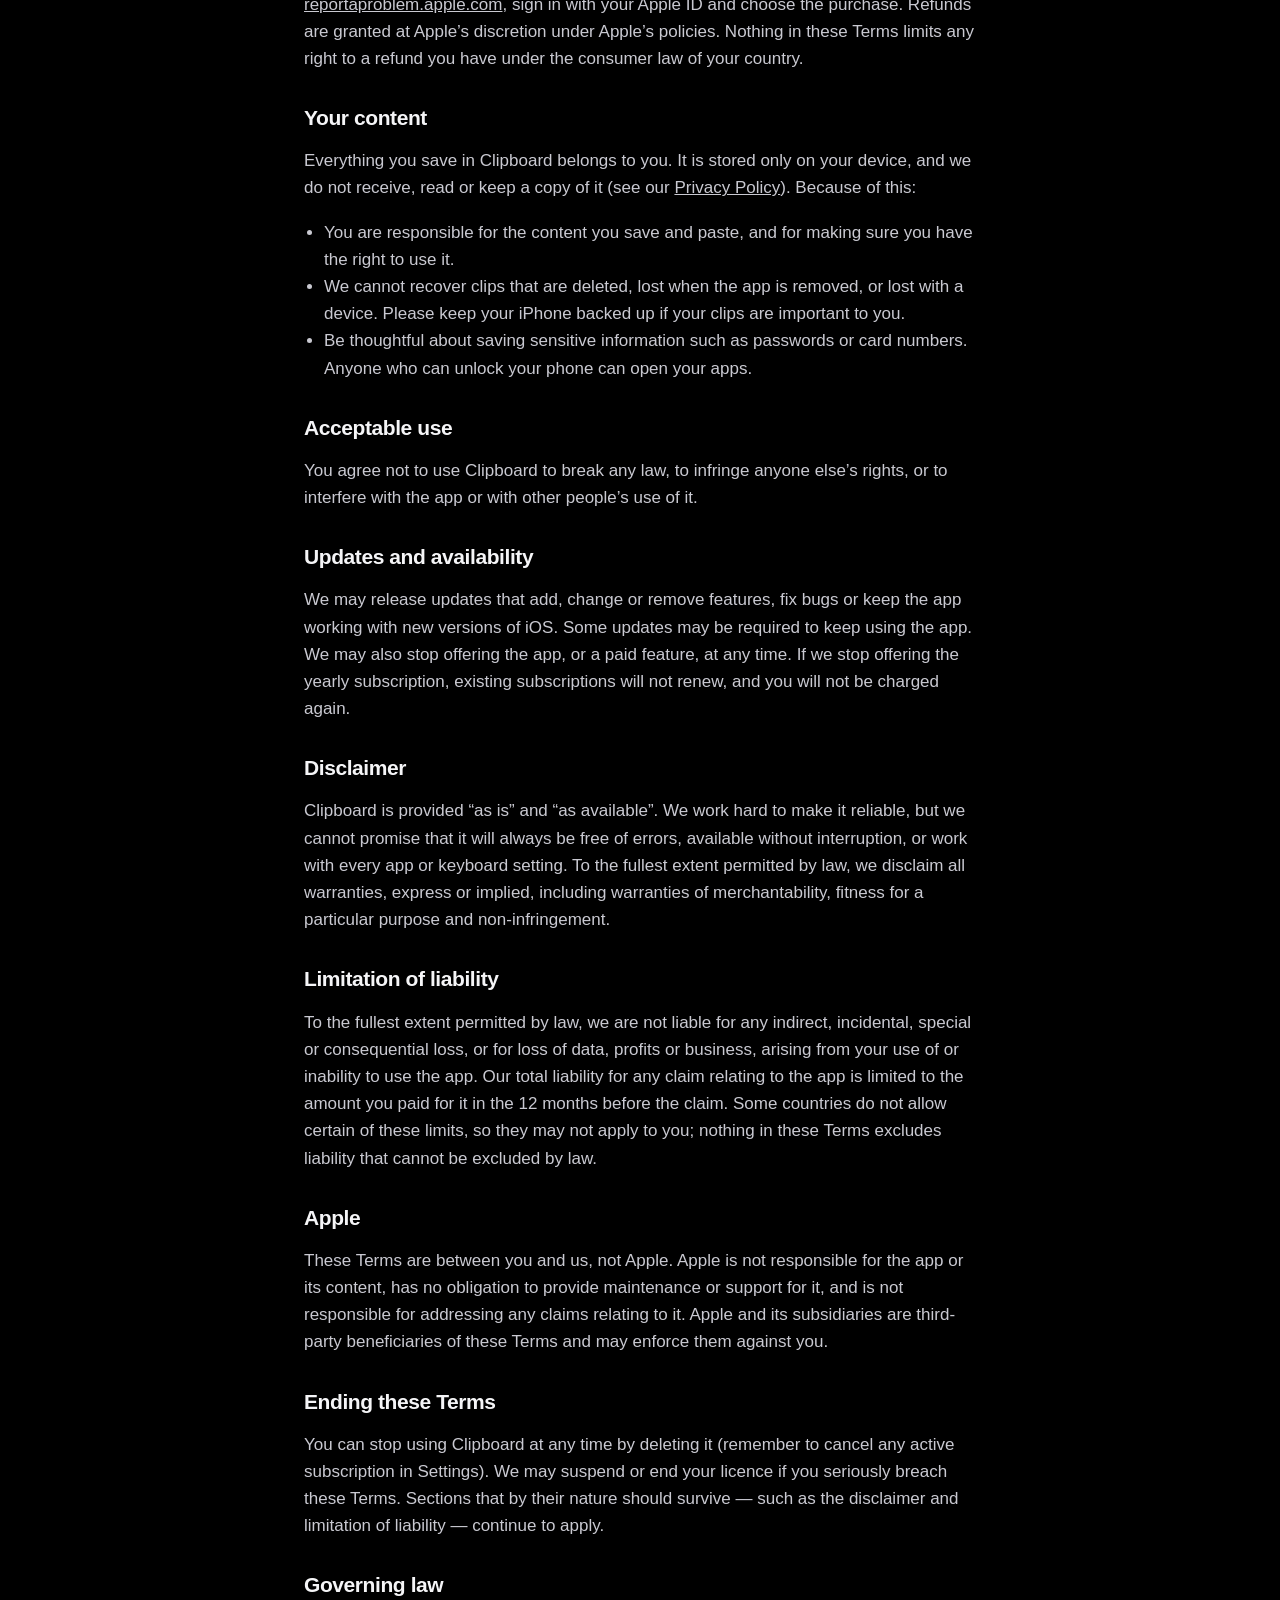
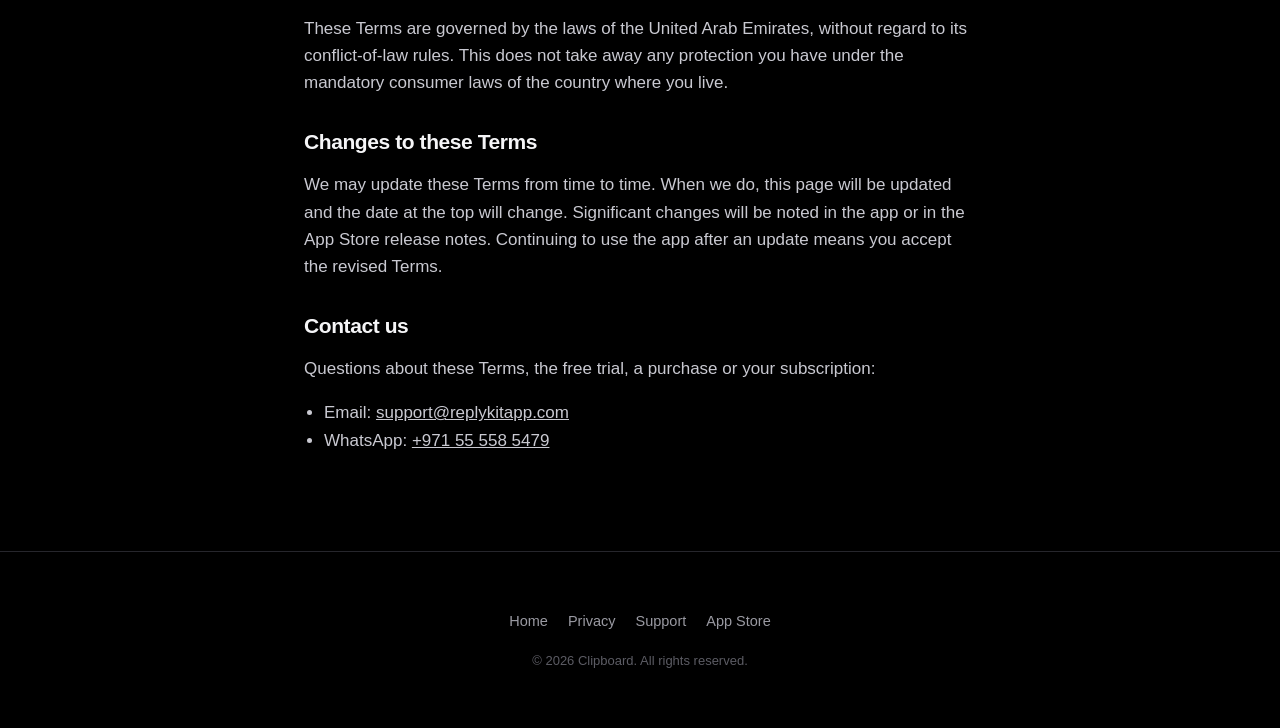
<file: terms.html>
<!DOCTYPE html>
<html lang="en">
<head>
<meta charset="utf-8">
<meta name="viewport" content="width=device-width, initial-scale=1">
<title>Terms &amp; Conditions — Clipboard</title>
<meta name="description" content="Terms of use for the Clipboard iPhone app, including the 3-day free trial, yearly subscription and lifetime purchase.">
<link rel="icon" href="assets/favicon.png">
<link rel="apple-touch-icon" href="assets/apple-touch-icon.png">
<link rel="stylesheet" href="style.css">
</head>
<body>

<header class="nav">
  <a class="brand" href="./"><img src="assets/icon.png" alt=""><span>Clipboard</span></a>
  <nav><a href="./">Home</a><a href="privacy.html">Privacy</a><a href="support.html">Support</a></nav>
</header>

<main class="page">
  <h1>Terms &amp; Conditions</h1>
  <p class="updated">Last updated: 23 October 2026</p>

  <p>These terms (“Terms”) govern your use of the Clipboard app for iPhone (“Clipboard”, “the app”, “we”, “us”), including its keyboard extension and any paid features. Please read them alongside our <a href="privacy.html">Privacy Policy</a>, which explains how the app handles your data.</p>
  <p>By downloading, installing or using Clipboard you agree to these Terms. If you do not agree, please do not use the app.</p>

  <h2>The short version</h2>
  <ul>
    <li>Clipboard is free to download and comes with a <strong>3-day free trial</strong> with every feature unlocked.</li>
    <li>After the trial, you need to buy Clipboard Pro to keep using the app: a <strong>yearly subscription</strong> or a one-time <strong>lifetime purchase</strong>.</li>
    <li>The free trial <strong>never charges you automatically</strong>. You only pay if you choose to buy.</li>
    <li>All payments are made through your Apple ID and handled by Apple. We never see your payment details.</li>
    <li>The yearly subscription <strong>renews automatically</strong> unless you turn it off at least 24 hours before the end of the current period.</li>
    <li>You can cancel at any time in your iPhone’s Settings. Refunds are handled by Apple.</li>
    <li>The lifetime purchase is paid once and does not renew.</li>
    <li>Your clips are stored only on your device. Keep your phone backed up — we have no copy we could restore.</li>
  </ul>

  <h2>Licence to use the app</h2>
  <p>We grant you a personal, non-exclusive, non-transferable, revocable licence to use Clipboard on any Apple device that you own or control, as permitted by the <a href="https://www.apple.com/legal/internet-services/itunes/">Apple Media Services Terms and Conditions</a>. Your use of the app is also subject to Apple’s <a href="https://www.apple.com/legal/internet-services/itunes/dev/stdeula/">Standard Licensed Application End User License Agreement</a> (EULA). If these Terms and Apple’s EULA conflict, these Terms apply to the extent permitted.</p>
  <p>You may not copy, modify, reverse-engineer, decompile, resell, rent or redistribute the app, or attempt to get around any technical limit that controls access to paid features.</p>

  <h2>Free trial and Clipboard Pro</h2>
  <p>Clipboard is free to download, and the first time you open it you get a <strong>3-day free trial</strong>. During the trial, every feature of the app and the keyboard is available, with no limits.</p>
  <ul>
    <li><strong>No payment needed to start.</strong> The trial begins when you first open the app. You do not need to enter payment details or subscribe to start it.</li>
    <li><strong>No automatic charge.</strong> The trial is not a subscription and does not turn into one. When it ends, you will not be charged anything unless you choose to buy.</li>
    <li><strong>When the trial ends</strong>, the app’s features are locked until you buy Clipboard Pro, either as a yearly subscription or as a lifetime purchase. Both unlock the same full set of features.</li>
    <li><strong>Your clips are not deleted.</strong> Clips you saved during the trial stay on your device, and are available again as soon as you buy Clipboard Pro.</li>
    <li><strong>One trial per user.</strong> The trial is meant to be used once. Trying to get extra trial time, for example by changing your device’s date or reinstalling the app, is not allowed, and the app may not start a new trial after a reinstall.</li>
  </ul>
  <p>The features included in Clipboard Pro may change over time as we add, improve or retire them. If a feature you have paid for is removed, we will try to offer a reasonable equivalent. We may change the length of the trial or the way it works for new users in the future. Any change will be shown in the app before you start a trial.</p>

  <h2>Yearly subscription</h2>
  <ul>
    <li><strong>Length:</strong> the subscription runs for one year (12 months) from the date of purchase.</li>
    <li><strong>Price:</strong> the current price is shown in the app, in your local currency, before you confirm the purchase. Prices may vary by country and may include local taxes.</li>
    <li><strong>Payment:</strong> payment is charged to your Apple ID account when you confirm the purchase.</li>
    <li><strong>Automatic renewal:</strong> your subscription renews automatically for another year unless auto-renew is turned off at least 24 hours before the end of the current period. Your account will be charged for renewal within 24 hours before the end of the current period, at the then-current price.</li>
    <li><strong>Managing and cancelling:</strong> you can manage or cancel your subscription at any time in <strong>Settings → [your name] → Subscriptions</strong> on your iPhone, or in your App Store account settings. Deleting the app does <em>not</em> cancel the subscription.</li>
    <li><strong>After cancelling:</strong> you keep access to Pro features until the end of the period you have already paid for. No partial refunds are given for the unused part of a period, except where required by law or granted by Apple.</li>
    <li><strong>Price changes:</strong> if the subscription price changes, Apple will notify you in advance, and where required, ask for your consent before the new price applies. If you do not agree, you can cancel before the renewal date.</li>
  </ul>

  <h2>Introductory offers</h2>
  <p>We may sometimes offer a discounted introductory price for the yearly subscription. This is separate from the 3-day free trial. The price and length of any such offer are shown in the app before you subscribe. When the offer period ends, the subscription renews automatically at the standard yearly price unless you cancel at least 24 hours before the end of the offer period. Apple decides who is eligible, and usually allows one offer per Apple ID.</p>

  <h2>Lifetime purchase</h2>
  <ul>
    <li><strong>During the trial:</strong> if you buy during the free trial, Pro is unlocked straight away and any trial days you have left no longer apply.</li>
    <li><strong>One-time payment:</strong> the lifetime purchase is a single, non-recurring payment charged to your Apple ID. It never renews and you will not be billed again for it.</li>
    <li><strong>What “lifetime” means:</strong> it gives you access to Clipboard Pro features for as long as we continue to offer and support the app. It is tied to your Apple ID, not to a single device, and is not transferable to another Apple ID.</li>
    <li><strong>Already subscribed?</strong> Buying the lifetime purchase does not automatically cancel an active yearly subscription. Please cancel the subscription yourself in Settings to avoid being charged again at renewal.</li>
    <li><strong>Family Sharing:</strong> if Family Sharing is enabled for a purchase on the App Store, it is shown on the product page; otherwise purchases are for the buyer’s Apple ID only.</li>
  </ul>

  <h2>Restoring purchases</h2>
  <p>If you reinstall the app, or set up a new iPhone with the same Apple ID, and the app asks you to buy Clipboard Pro again, use <strong>Restore Purchases</strong> in the app to unlock Pro again at no extra cost. Your purchase status is confirmed by Apple; we do not keep an account for you, so we cannot restore a purchase made on a different Apple ID.</p>

  <h2>Refunds</h2>
  <p>All purchases are processed by Apple, and we do not have access to your payment or the ability to issue refunds ourselves. To request a refund, visit <a href="https://reportaproblem.apple.com">reportaproblem.apple.com</a>, sign in with your Apple ID and choose the purchase. Refunds are granted at Apple’s discretion under Apple’s policies. Nothing in these Terms limits any right to a refund you have under the consumer law of your country.</p>

  <h2>Your content</h2>
  <p>Everything you save in Clipboard belongs to you. It is stored only on your device, and we do not receive, read or keep a copy of it (see our <a href="privacy.html">Privacy Policy</a>). Because of this:</p>
  <ul>
    <li>You are responsible for the content you save and paste, and for making sure you have the right to use it.</li>
    <li>We cannot recover clips that are deleted, lost when the app is removed, or lost with a device. Please keep your iPhone backed up if your clips are important to you.</li>
    <li>Be thoughtful about saving sensitive information such as passwords or card numbers. Anyone who can unlock your phone can open your apps.</li>
  </ul>

  <h2>Acceptable use</h2>
  <p>You agree not to use Clipboard to break any law, to infringe anyone else’s rights, or to interfere with the app or with other people’s use of it.</p>

  <h2>Updates and availability</h2>
  <p>We may release updates that add, change or remove features, fix bugs or keep the app working with new versions of iOS. Some updates may be required to keep using the app. We may also stop offering the app, or a paid feature, at any time. If we stop offering the yearly subscription, existing subscriptions will not renew, and you will not be charged again.</p>

  <h2>Disclaimer</h2>
  <p>Clipboard is provided “as is” and “as available”. We work hard to make it reliable, but we cannot promise that it will always be free of errors, available without interruption, or work with every app or keyboard setting. To the fullest extent permitted by law, we disclaim all warranties, express or implied, including warranties of merchantability, fitness for a particular purpose and non-infringement.</p>

  <h2>Limitation of liability</h2>
  <p>To the fullest extent permitted by law, we are not liable for any indirect, incidental, special or consequential loss, or for loss of data, profits or business, arising from your use of or inability to use the app. Our total liability for any claim relating to the app is limited to the amount you paid for it in the 12 months before the claim. Some countries do not allow certain of these limits, so they may not apply to you; nothing in these Terms excludes liability that cannot be excluded by law.</p>

  <h2>Apple</h2>
  <p>These Terms are between you and us, not Apple. Apple is not responsible for the app or its content, has no obligation to provide maintenance or support for it, and is not responsible for addressing any claims relating to it. Apple and its subsidiaries are third-party beneficiaries of these Terms and may enforce them against you.</p>

  <h2>Ending these Terms</h2>
  <p>You can stop using Clipboard at any time by deleting it (remember to cancel any active subscription in Settings). We may suspend or end your licence if you seriously breach these Terms. Sections that by their nature should survive — such as the disclaimer and limitation of liability — continue to apply.</p>

  <h2>Governing law</h2>
  <p>These Terms are governed by the laws of the United Arab Emirates, without regard to its conflict-of-law rules. This does not take away any protection you have under the mandatory consumer laws of the country where you live.</p>

  <h2>Changes to these Terms</h2>
  <p>We may update these Terms from time to time. When we do, this page will be updated and the date at the top will change. Significant changes will be noted in the app or in the App Store release notes. Continuing to use the app after an update means you accept the revised Terms.</p>

  <h2>Contact us</h2>
  <p>Questions about these Terms, the free trial, a purchase or your subscription:</p>
  <ul>
    <li>Email: <a href="mailto:support@replykitapp.com">support@replykitapp.com</a></li>
    <li>WhatsApp: <a href="https://wa.me/971555585479">+971 55 558 5479</a></li>
  </ul>
</main>

<footer class="footer">
  <nav><a href="./">Home</a><a href="privacy.html">Privacy</a><a href="support.html">Support</a><a href="https://apps.apple.com/app/id6804240016">App Store</a></nav>
  <p class="copy">© 2026 Clipboard. All rights reserved.</p>
</footer>

</body>
</html>
</file>
<file: style.css>
/* Clipboard — landing page styles */

:root {
  --bg: #000000;
  --bg-alt: #0d0d0f;
  --card: #16161a;
  --line: #26262c;
  --text: #f5f5f7;
  --muted: #9a9aa2;
  --accent: #ffd60a;
  --accent-ink: #17170a;
  --radius: 18px;
  --max: 1080px;
  --font: -apple-system, BlinkMacSystemFont, "SF Pro Text", "Segoe UI", Roboto, Helvetica, Arial, sans-serif;
}

* { box-sizing: border-box; }

html { scroll-behavior: smooth; }

body {
  margin: 0;
  background: var(--bg);
  color: var(--text);
  font-family: var(--font);
  font-size: 17px;
  line-height: 1.6;
  -webkit-font-smoothing: antialiased;
}

img { max-width: 100%; display: block; }

a { color: inherit; }

h1, h2, h3 { line-height: 1.15; letter-spacing: -0.02em; margin: 0 0 .5em; }

/* ---------- nav ---------- */

.nav {
  position: sticky;
  top: 0;
  z-index: 10;
  display: flex;
  align-items: center;
  justify-content: space-between;
  gap: 16px;
  padding: 14px 24px;
  background: rgba(0, 0, 0, .72);
  backdrop-filter: saturate(180%) blur(14px);
  border-bottom: 1px solid var(--line);
}

.brand {
  display: flex;
  align-items: center;
  gap: 10px;
  font-weight: 600;
  text-decoration: none;
}

.brand img { width: 30px; height: 30px; border-radius: 8px; }

.nav nav { display: flex; align-items: center; gap: 22px; }

.nav nav a { color: var(--muted); text-decoration: none; font-size: 15px; }

.nav nav a:hover { color: var(--text); }

/* ---------- buttons ---------- */

.btn {
  display: inline-block;
  background: var(--accent);
  color: var(--accent-ink);
  font-weight: 600;
  font-size: 16px;
  text-decoration: none;
  padding: 13px 24px;
  border-radius: 999px;
  border: 1px solid var(--accent);
  transition: transform .15s ease, opacity .15s ease;
}

.btn:hover { transform: translateY(-1px); opacity: .92; }

.btn-sm { padding: 8px 16px; font-size: 14px; }

.btn-ghost {
  background: transparent;
  color: var(--text);
  border-color: var(--line);
}

/* ---------- hero ---------- */

.hero {
  max-width: var(--max);
  margin: 0 auto;
  padding: 72px 24px 40px;
  display: grid;
  grid-template-columns: 1.05fr .95fr;
  gap: 48px;
  align-items: center;
}

.eyebrow {
  margin: 0 0 14px;
  font-size: 13px;
  letter-spacing: .12em;
  text-transform: uppercase;
  color: var(--accent);
}

.hero h1 { font-size: clamp(38px, 5.4vw, 60px); font-weight: 700; }

.hi { color: var(--accent); }

.lede { color: var(--muted); font-size: 18px; max-width: 46ch; }

.cta { display: flex; flex-wrap: wrap; gap: 12px; margin: 28px 0 14px; }

.fineprint { color: #6d6d76; font-size: 14px; margin: 0; }

.hero-shots { position: relative; min-height: 460px; }

.shot {
  border-radius: 26px;
  border: 1px solid var(--line);
  box-shadow: 0 30px 70px rgba(0, 0, 0, .75);
}

.shot-back {
  position: absolute;
  top: 0;
  right: 0;
  width: 62%;
  transform: rotate(4deg);
  opacity: .85;
}

.shot-front {
  position: relative;
  width: 62%;
  margin-top: 46px;
  transform: rotate(-3deg);
}

/* ---------- sections ---------- */

.section {
  max-width: var(--max);
  margin: 0 auto;
  padding: 72px 24px;
}

.section h2 { font-size: clamp(26px, 3.4vw, 36px); margin-bottom: 32px; }

.section-alt {
  max-width: none;
  background: var(--bg-alt);
  border-block: 1px solid var(--line);
}

.section-alt > * { max-width: var(--max); margin-inline: auto; }

/* ---------- feature grid ---------- */

.grid {
  display: grid;
  grid-template-columns: repeat(auto-fit, minmax(260px, 1fr));
  gap: 18px;
}

.card {
  background: var(--card);
  border: 1px solid var(--line);
  border-radius: var(--radius);
  padding: 24px;
}

.card h3 { font-size: 19px; }

.card p { color: var(--muted); margin: 0; font-size: 15.5px; }

.ico { font-size: 24px; margin-bottom: 10px; }

/* ---------- steps ---------- */

.steps {
  list-style: none;
  counter-reset: none;
  margin: 0;
  padding: 0;
  display: grid;
  grid-template-columns: repeat(auto-fit, minmax(260px, 1fr));
  gap: 28px;
}

.num {
  display: grid;
  place-items: center;
  width: 38px;
  height: 38px;
  border-radius: 50%;
  background: var(--accent);
  color: var(--accent-ink);
  font-weight: 700;
  margin-bottom: 14px;
}

.steps h3 { font-size: 19px; }

.steps p { color: var(--muted); margin: 0; font-size: 15.5px; }

/* ---------- screenshot strip ---------- */

.strip {
  display: flex;
  gap: 20px;
  overflow-x: auto;
  padding-bottom: 12px;
  scroll-snap-type: x mandatory;
}

.strip figure { margin: 0; flex: 0 0 240px; scroll-snap-align: start; }

.strip img { border-radius: 22px; border: 1px solid var(--line); }

.strip figcaption { color: var(--muted); font-size: 14px; margin-top: 10px; text-align: center; }

/* ---------- privacy ---------- */

.privacy p { color: var(--muted); max-width: 62ch; font-size: 17px; }

.privacy .btn-ghost { margin-top: 18px; }

/* ---------- faq ---------- */

.faq details {
  border-bottom: 1px solid var(--line);
  padding: 18px 0;
}

.faq summary { cursor: pointer; font-weight: 600; font-size: 17px; }

.faq summary::marker { color: var(--accent); }

.faq p { color: var(--muted); margin: 10px 0 0; font-size: 15.5px; }

/* ---------- footer ---------- */

.footer {
  border-top: 1px solid var(--line);
  padding: 40px 24px 56px;
  text-align: center;
  color: var(--muted);
  font-size: 14.5px;
}

.footer > div { display: flex; align-items: center; justify-content: center; gap: 10px; }

.foot-icon { width: 26px; height: 26px; border-radius: 7px; }

.footer nav { display: flex; flex-wrap: wrap; justify-content: center; gap: 20px; margin: 18px 0; }

.footer nav a { text-decoration: none; }

.footer nav a:hover { color: var(--accent); }

.copy { color: #5c5c64; font-size: 13px; margin: 0; }

/* ---------- article pages (privacy, support) ---------- */

.page {
  max-width: 720px;
  margin: 0 auto;
  padding: 56px 24px 80px;
}

.page h1 { font-size: 34px; }

.page h2 { font-size: 21px; margin-top: 34px; }

.page p, .page li { color: #c9c9d1; }

.page ul { padding-left: 20px; }

.updated { color: var(--muted); font-size: 14px; }

/* ---------- responsive ---------- */

@media (max-width: 820px) {
  .hero { grid-template-columns: 1fr; padding-top: 48px; }
  .hero-shots { min-height: 0; display: flex; justify-content: center; gap: 14px; }
  .shot-back { position: static; width: 46%; transform: rotate(3deg); }
  .shot-front { width: 46%; margin-top: 0; }
  .nav nav a:not(.btn) { display: none; }
}
</file>
